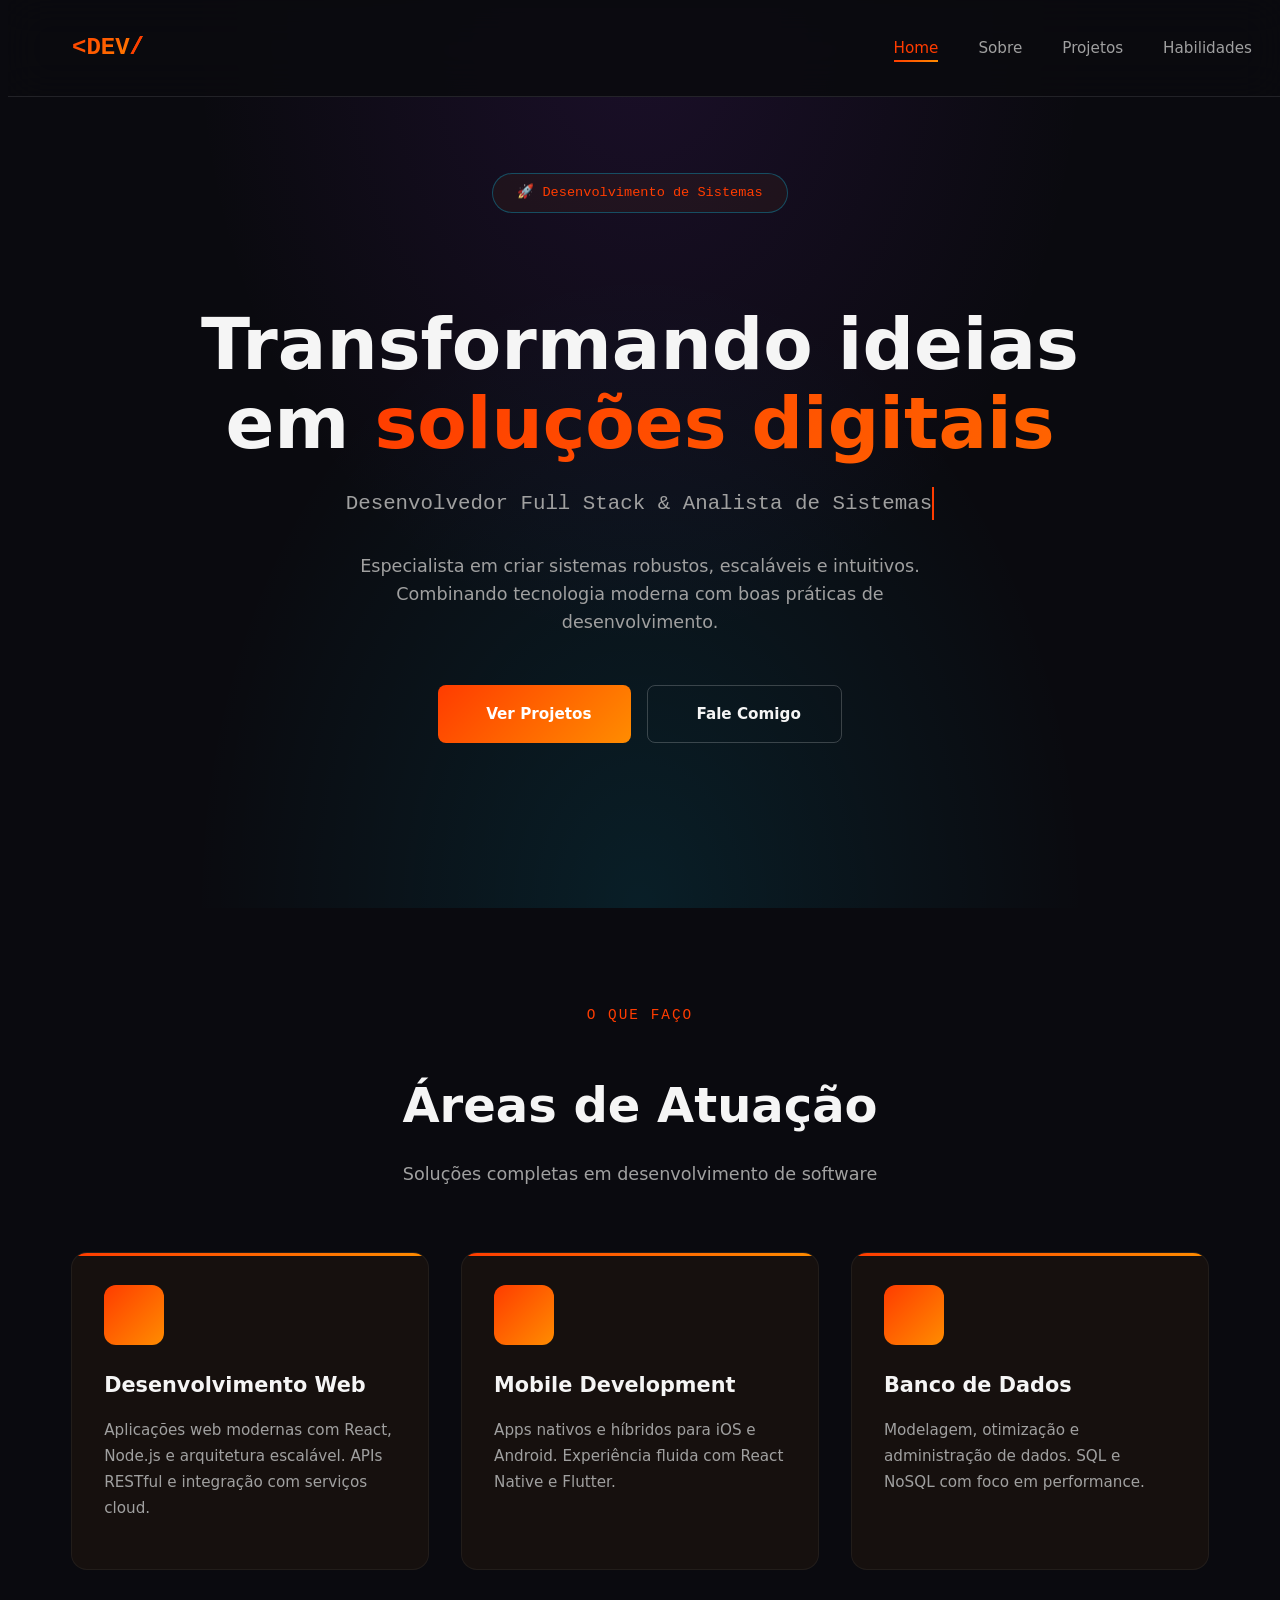
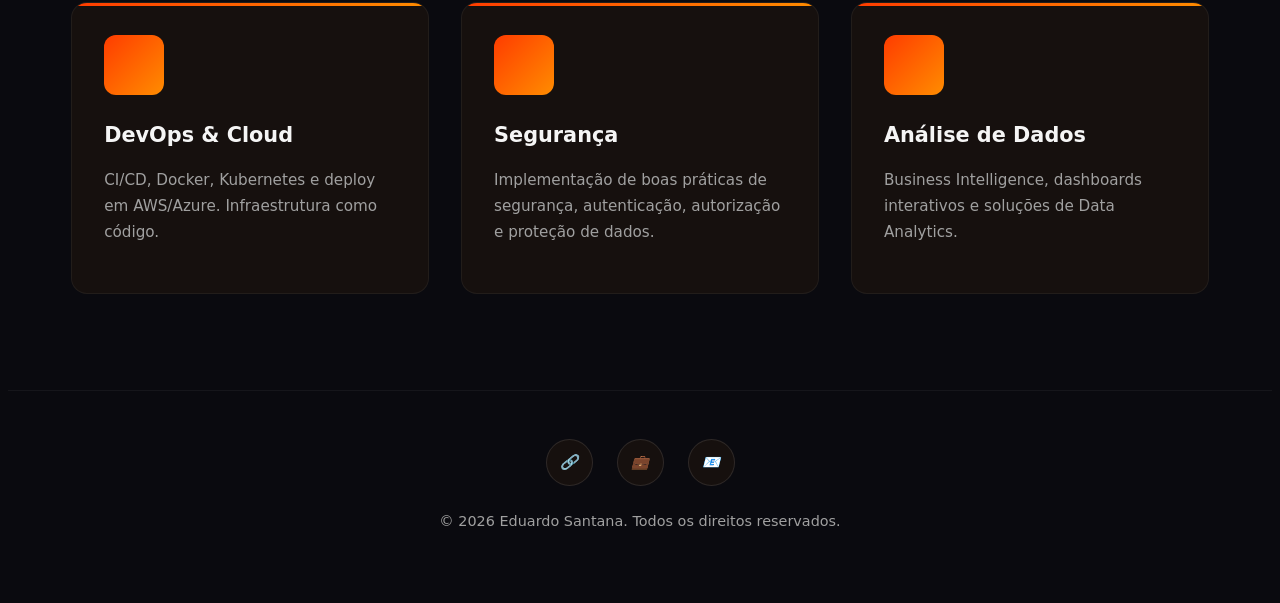
<file: index.html>
<html lang="pt-br">
<head>
<meta charset="UTF-8">
<title>DEV - SITE PESSOAL - EDUARDO SANTANA</title>
<link rel="stylesheet" href="css/style.css">
</head>
<body>
    <!--MENU DE NAVEGAÇÃO-->
    <nav class="navbar">
        <div class="logo">&lt;DEV<span>/</span></div>
        <ul class="nav-links">
            <li><a href="index.html" class="active">Home</a></li>
            <li><a href="sobre.html">Sobre</a></li>
            <li><a href="projetos.html">Projetos</a></li>
            <li><a href="habilidades.html">Habilidades</a></li>
            <li><a href="contato.html">Contato</a></li>
        </ul>
    </nav>
    <!--SECÇÃO HERO-->
    <section class="hero">
        <div class="hero-content">

        <span class="hero-badge">🚀 Desenvolvimento de Sistemas</span>
            <h1>Transformando ideias em <span class="highlight">soluções digitais</span></h1>
            <div class="typing-text">Desenvolvedor Full Stack & Analista de Sistemas</div>
            <p class="hero-description">
                Especialista em criar sistemas robustos, escaláveis e intuitivos. 
                Combinando tecnologia moderna com boas práticas de desenvolvimento.
            </p>
            <div class="cta-buttons">
                <a href="projetos.html" class="btn btn-primary">
                    <i class="fas fa-rocket"></i> Ver Projetos
                </a>
                <a href="contato.html" class="btn btn-secondary">
                    <i class="fas fa-envelope"></i> Fale Comigo
                </a>
            </div>
    </section>

    <!-- Serviços -->
    <section id="servicos">
        <div class="section-header">
            <span class="section-tag">O que faço</span>
            <h2 class="section-title">Áreas de Atuação</h2>
            <p class="section-subtitle">Soluções completas em desenvolvimento de software</p>
        </div>
        
        <div class="cards-grid">
            <div class="card">
                <div class="card-icon">
                    <i class="fas fa-laptop-code"></i>
                </div>
                <h3>Desenvolvimento Web</h3>
                <p>Aplicações web modernas com React, Node.js e arquitetura escalável. APIs RESTful e integração com serviços cloud.</p>
            </div>
            
            <div class="card">
                <div class="card-icon">
                    <i class="fas fa-mobile-alt"></i>
                </div>
                <h3>Mobile Development</h3>
                <p>Apps nativos e híbridos para iOS e Android. Experiência fluida com React Native e Flutter.</p>
            </div>
            
            <div class="card">
                <div class="card-icon">
                    <i class="fas fa-database"></i>
                </div>
                <h3>Banco de Dados</h3>
                <p>Modelagem, otimização e administração de dados. SQL e NoSQL com foco em performance.</p>
            </div>
            
            <div class="card">
                <div class="card-icon">
                    <i class="fas fa-cogs"></i>
                </div>
                <h3>DevOps & Cloud</h3>
                <p>CI/CD, Docker, Kubernetes e deploy em AWS/Azure. Infraestrutura como código.</p>
            </div>
            
            <div class="card">
                <div class="card-icon">
                    <i class="fas fa-shield-alt"></i>
                </div>
                <h3>Segurança</h3>
                <p>Implementação de boas práticas de segurança, autenticação, autorização e proteção de dados.</p>
            </div>
            
            <div class="card">
                <div class="card-icon">
                    <i class="fas fa-chart-line"></i>
                </div>
                <h3>Análise de Dados</h3>
                <p>Business Intelligence, dashboards interativos e soluções de Data Analytics.</p>
            </div>
        </div>
    </section>

    <!-- Footer -->
   <footer>
    <div class="footer-content">
        <div class="social-links">
            <a href="#"><i>🔗</i></a>
            <a href="#"><i>💼</i></a>
            <a href="#"><i>📧</i></a>
        </div>
        <p>© 2026 Eduardo Santana. Todos os direitos reservados.</p>
    </div>
</footer>
</html>
</file>
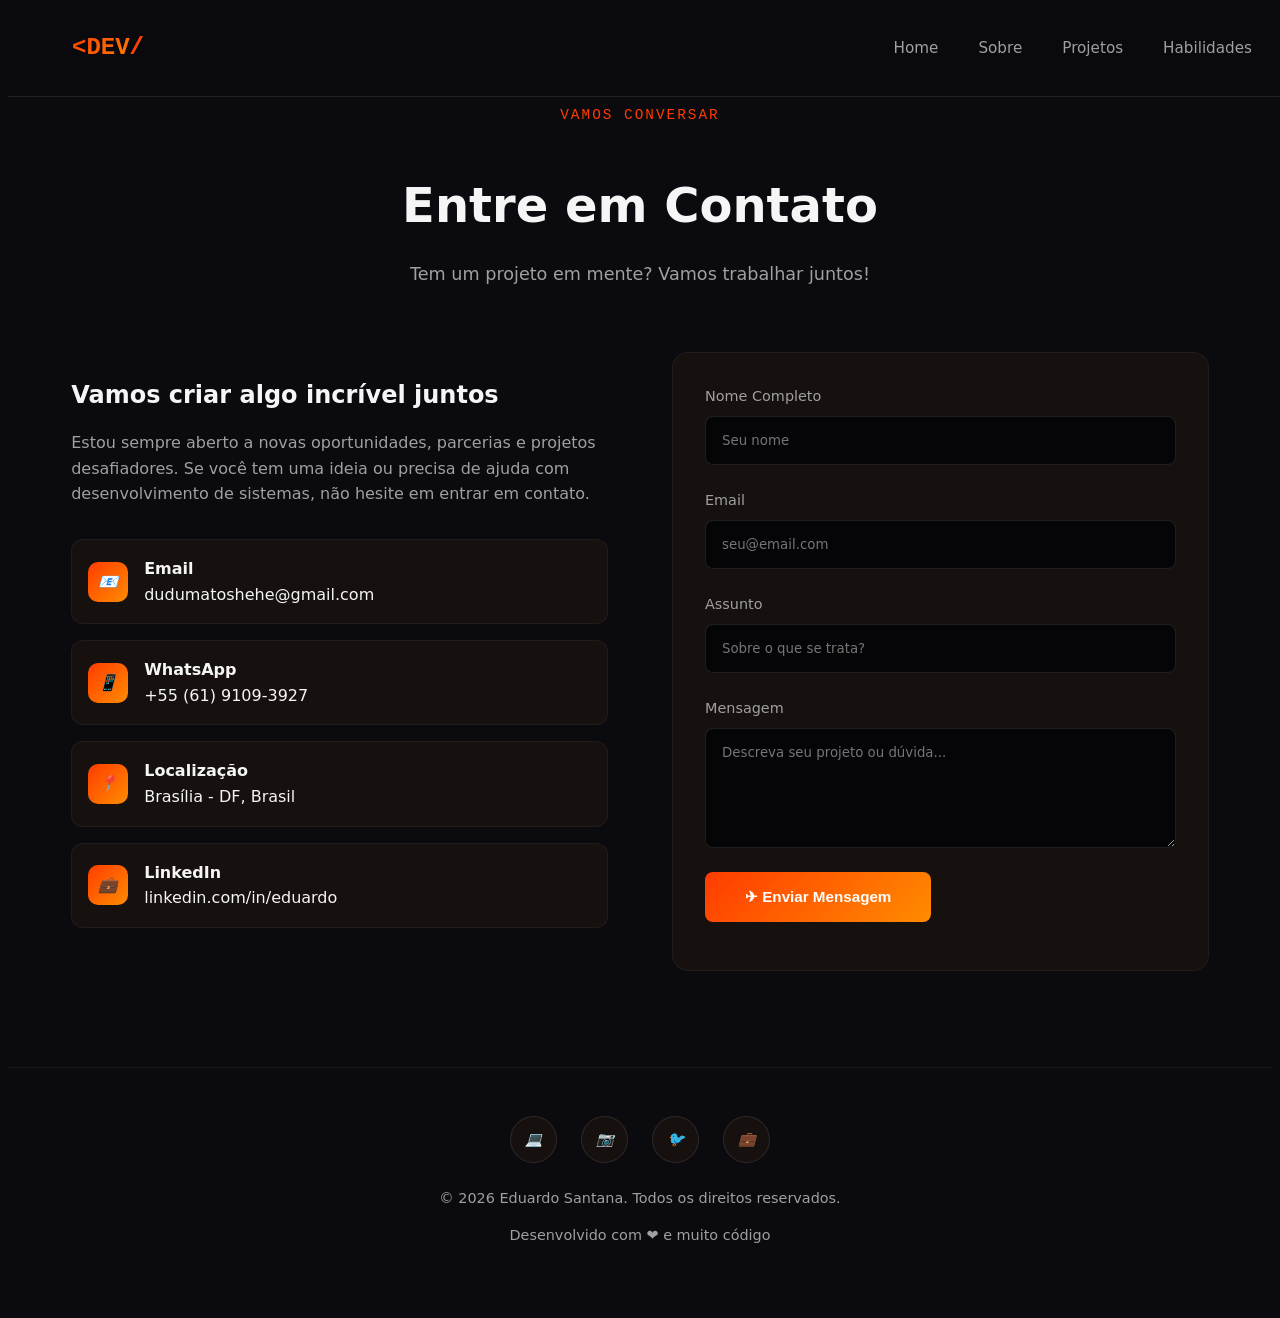
<file: contato.html>
<html lang="pt-br">
<head>
<meta charset="UTF-8">
<title>DEV - HABILIDADES - EDUARDO SANTANA</title>
<link rel="stylesheet" href="css/style.css">
</head>
<body>
    <!--MENU DE NAVEGAÇÃO-->
    <nav class="navbar">
        <div class="logo">&lt;DEV<span>/</span></div>
        <ul class="nav-links">
            <li><a href="index.html">Home</a></li>
            <li><a href="sobre.html">Sobre</a></li>
            <li><a href="projetos.html">Projetos</a></li>
            <li><a href="habilidades.html">Habilidades</a></li>
            <li><a href="contato.html" class="active">Contato</a></li>
        </ul>
    </nav>
    <!-- SEÇÃO CONTATO -->
<section class="contact">

    <div class="section-header">
        <span class="section-tag">VAMOS CONVERSAR</span>
        <h2 class="section-title">Entre em Contato</h2>
        <p class="section-subtitle">
            Tem um projeto em mente? Vamos trabalhar juntos!
        </p>
    </div>

    <div class="contact-container">

        <!-- LADO ESQUERDO -->
        <div class="contact-info">
            <h3>Vamos criar algo incrível juntos</h3>
            <p>
                Estou sempre aberto a novas oportunidades, parcerias e projetos desafiadores.
                Se você tem uma ideia ou precisa de ajuda com desenvolvimento de sistemas,
                não hesite em entrar em contato.
            </p>

            <div class="contact-links">

                <a href="#" class="contact-link">
                    <i>📧</i>
                    <div>
                        <strong>Email</strong><br>
                        dudumatoshehe@gmail.com
                    </div>
                </a>

                <a href="#" class="contact-link">
                    <i>📱</i>
                    <div>
                        <strong>WhatsApp</strong><br>
                        +55 (61) 9109-3927
                    </div>
                </a>

                <a href="#" class="contact-link">
                    <i>📍</i>
                    <div>
                        <strong>Localização</strong><br>
                        Brasília - DF, Brasil
                    </div>
                </a>

                <a href="#" class="contact-link">
                    <i>💼</i>
                    <div>
                        <strong>LinkedIn</strong><br>
                        linkedin.com/in/eduardo
                    </div>
                </a>

            </div>
        </div>

        <!-- FORMULÁRIO -->
        <div class="contact-form">
            <form>

                <div class="form-group">
                    <label>Nome Completo</label>
                    <input type="text" placeholder="Seu nome" required>
                </div>

                <div class="form-group">
                    <label>Email</label>
                    <input type="email" placeholder="seu@email.com" required>
                </div>

                <div class="form-group">
                    <label>Assunto</label>
                    <input type="text" placeholder="Sobre o que se trata?" required>
                </div>

                <div class="form-group">
                    <label>Mensagem</label>
                    <textarea placeholder="Descreva seu projeto ou dúvida..." required></textarea>
                </div>

                <button type="submit" class="btn btn-primary">
                    ✈ Enviar Mensagem
                </button>

            </form>
        </div>

    </div>

</section>

<!-- FOOTER -->
<footer>
    <div class="footer-content">

        <div class="social-links">
            <a href="#"><i>💻</i></a>
            <a href="#"><i>📷</i></a>
            <a href="#"><i>🐦</i></a>
            <a href="#"><i>💼</i></a>
        </div>

        <p>© 2026 Eduardo Santana. Todos os direitos reservados.</p>
        <p>Desenvolvido com ❤️ e muito código</p>

    </div>
</footer>
</file>
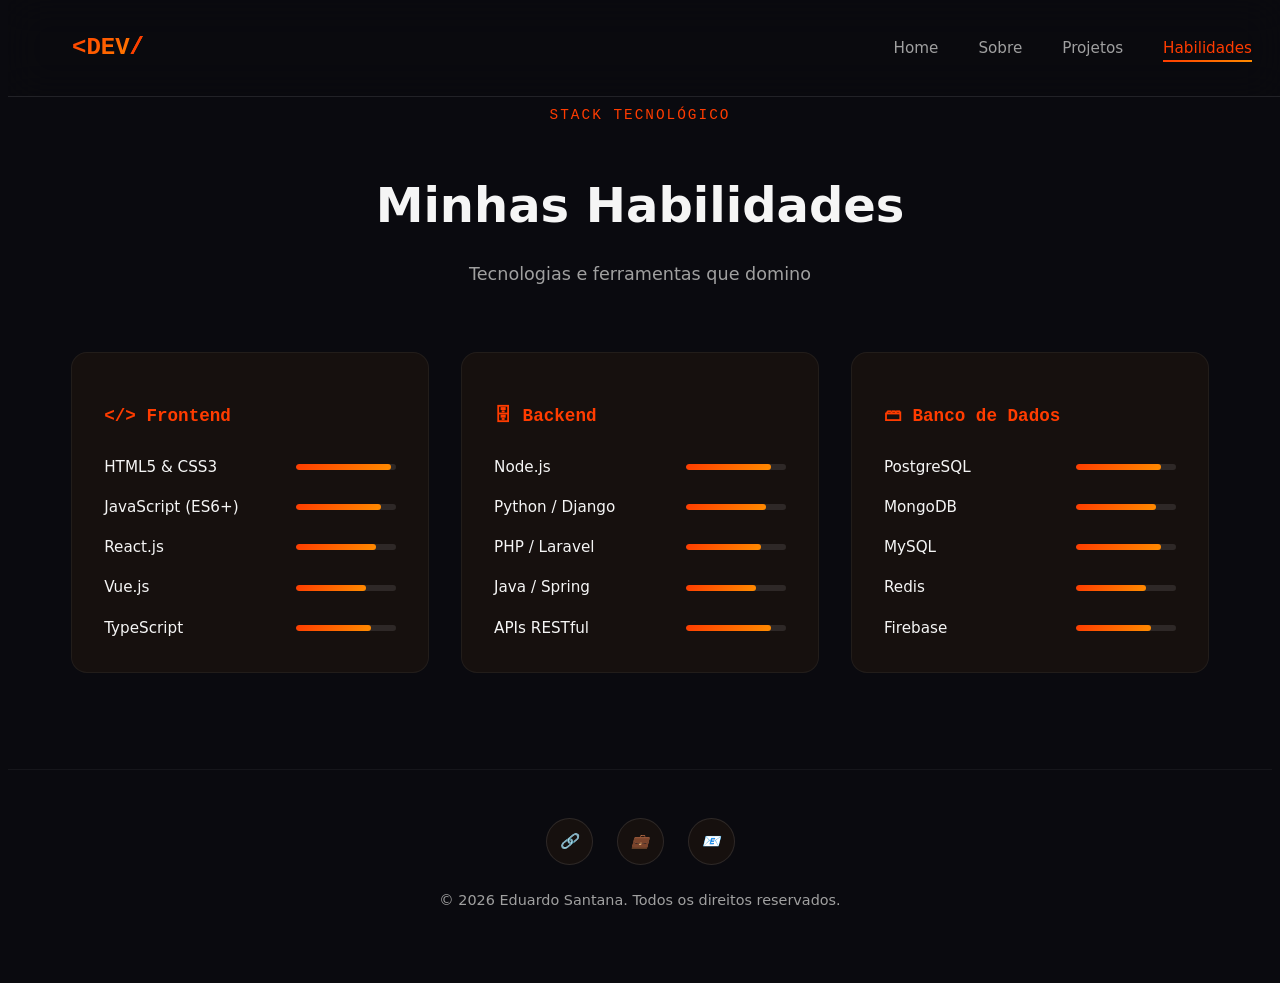
<file: habilidades.html>
<html lang="pt-br">
<head>
<meta charset="UTF-8">
<title>DEV - HABILIDADES - EDUARDO SANTANA</title>
<link rel="stylesheet" href="css/style.css">
</head>
<body>
    <!--MENU DE NAVEGAÇÃO-->
    <nav class="navbar">
        <div class="logo">&lt;DEV<span>/</span></div>
        <ul class="nav-links">
            <li><a href="index.html">Home</a></li>
            <li><a href="sobre.html">Sobre</a></li>
            <li><a href="projetos.html">Projetos</a></li>
            <li><a href="habilidades.html" class="active">Habilidades</a></li>
            <li><a href="contato.html">Contato</a></li>
        </ul>
    </nav>
    <!-- SEÇÃO HABILIDADES -->
<section class="skills">
    <div class="section-header">
        <span class="section-tag">STACK TECNOLÓGICO</span>
        <h2 class="section-title">Minhas Habilidades</h2>
        <p class="section-subtitle">
            Tecnologias e ferramentas que domino
        </p>
    </div>

    <div class="skills-container">

        <!-- FRONTEND -->
        <div class="skill-category">
            <h3>&lt;/&gt; Frontend</h3>
            <div class="skill-list">

                <div class="skill-item">
                    <span class="skill-name">HTML5 & CSS3</span>
                    <div class="skill-bar">
                        <div class="skill-progress" style="width: 95%;"></div>
                    </div>
                </div>

                <div class="skill-item">
                    <span class="skill-name">JavaScript (ES6+)</span>
                    <div class="skill-bar">
                        <div class="skill-progress" style="width: 85%;"></div>
                    </div>
                </div>

                <div class="skill-item">
                    <span class="skill-name">React.js</span>
                    <div class="skill-bar">
                        <div class="skill-progress" style="width: 80%;"></div>
                    </div>
                </div>

                <div class="skill-item">
                    <span class="skill-name">Vue.js</span>
                    <div class="skill-bar">
                        <div class="skill-progress" style="width: 70%;"></div>
                    </div>
                </div>

                <div class="skill-item">
                    <span class="skill-name">TypeScript</span>
                    <div class="skill-bar">
                        <div class="skill-progress" style="width: 75%;"></div>
                    </div>
                </div>

            </div>
        </div>

        <!-- BACKEND -->
        <div class="skill-category">
            <h3>🗄 Backend</h3>
            <div class="skill-list">

                <div class="skill-item">
                    <span class="skill-name">Node.js</span>
                    <div class="skill-bar">
                        <div class="skill-progress" style="width: 85%;"></div>
                    </div>
                </div>

                <div class="skill-item">
                    <span class="skill-name">Python / Django</span>
                    <div class="skill-bar">
                        <div class="skill-progress" style="width: 80%;"></div>
                    </div>
                </div>

                <div class="skill-item">
                    <span class="skill-name">PHP / Laravel</span>
                    <div class="skill-bar">
                        <div class="skill-progress" style="width: 75%;"></div>
                    </div>
                </div>

                <div class="skill-item">
                    <span class="skill-name">Java / Spring</span>
                    <div class="skill-bar">
                        <div class="skill-progress" style="width: 70%;"></div>
                    </div>
                </div>

                <div class="skill-item">
                    <span class="skill-name">APIs RESTful</span>
                    <div class="skill-bar">
                        <div class="skill-progress" style="width: 85%;"></div>
                    </div>
                </div>

            </div>
        </div>

        <!-- BANCO DE DADOS -->
        <div class="skill-category">
            <h3>🗃 Banco de Dados</h3>
            <div class="skill-list">

                <div class="skill-item">
                    <span class="skill-name">PostgreSQL</span>
                    <div class="skill-bar">
                        <div class="skill-progress" style="width: 85%;"></div>
                    </div>
                </div>

                <div class="skill-item">
                    <span class="skill-name">MongoDB</span>
                    <div class="skill-bar">
                        <div class="skill-progress" style="width: 80%;"></div>
                    </div>
                </div>

                <div class="skill-item">
                    <span class="skill-name">MySQL</span>
                    <div class="skill-bar">
                        <div class="skill-progress" style="width: 85%;"></div>
                    </div>
                </div>

                <div class="skill-item">
                    <span class="skill-name">Redis</span>
                    <div class="skill-bar">
                        <div class="skill-progress" style="width: 70%;"></div>
                    </div>
                </div>

                <div class="skill-item">
                    <span class="skill-name">Firebase</span>
                    <div class="skill-bar">
                        <div class="skill-progress" style="width: 75%;"></div>
                    </div>
                </div>

            </div>
        </div>

    </div>
</section>

<!-- FOOTER -->
<footer>
    <div class="footer-content">
        <div class="social-links">
            <a href="#"><i>🔗</i></a>
            <a href="#"><i>💼</i></a>
            <a href="#"><i>📧</i></a>
        </div>
        <p>© 2026 Eduardo Santana. Todos os direitos reservados.</p>
    </div>
</footer>
</html>
</file>
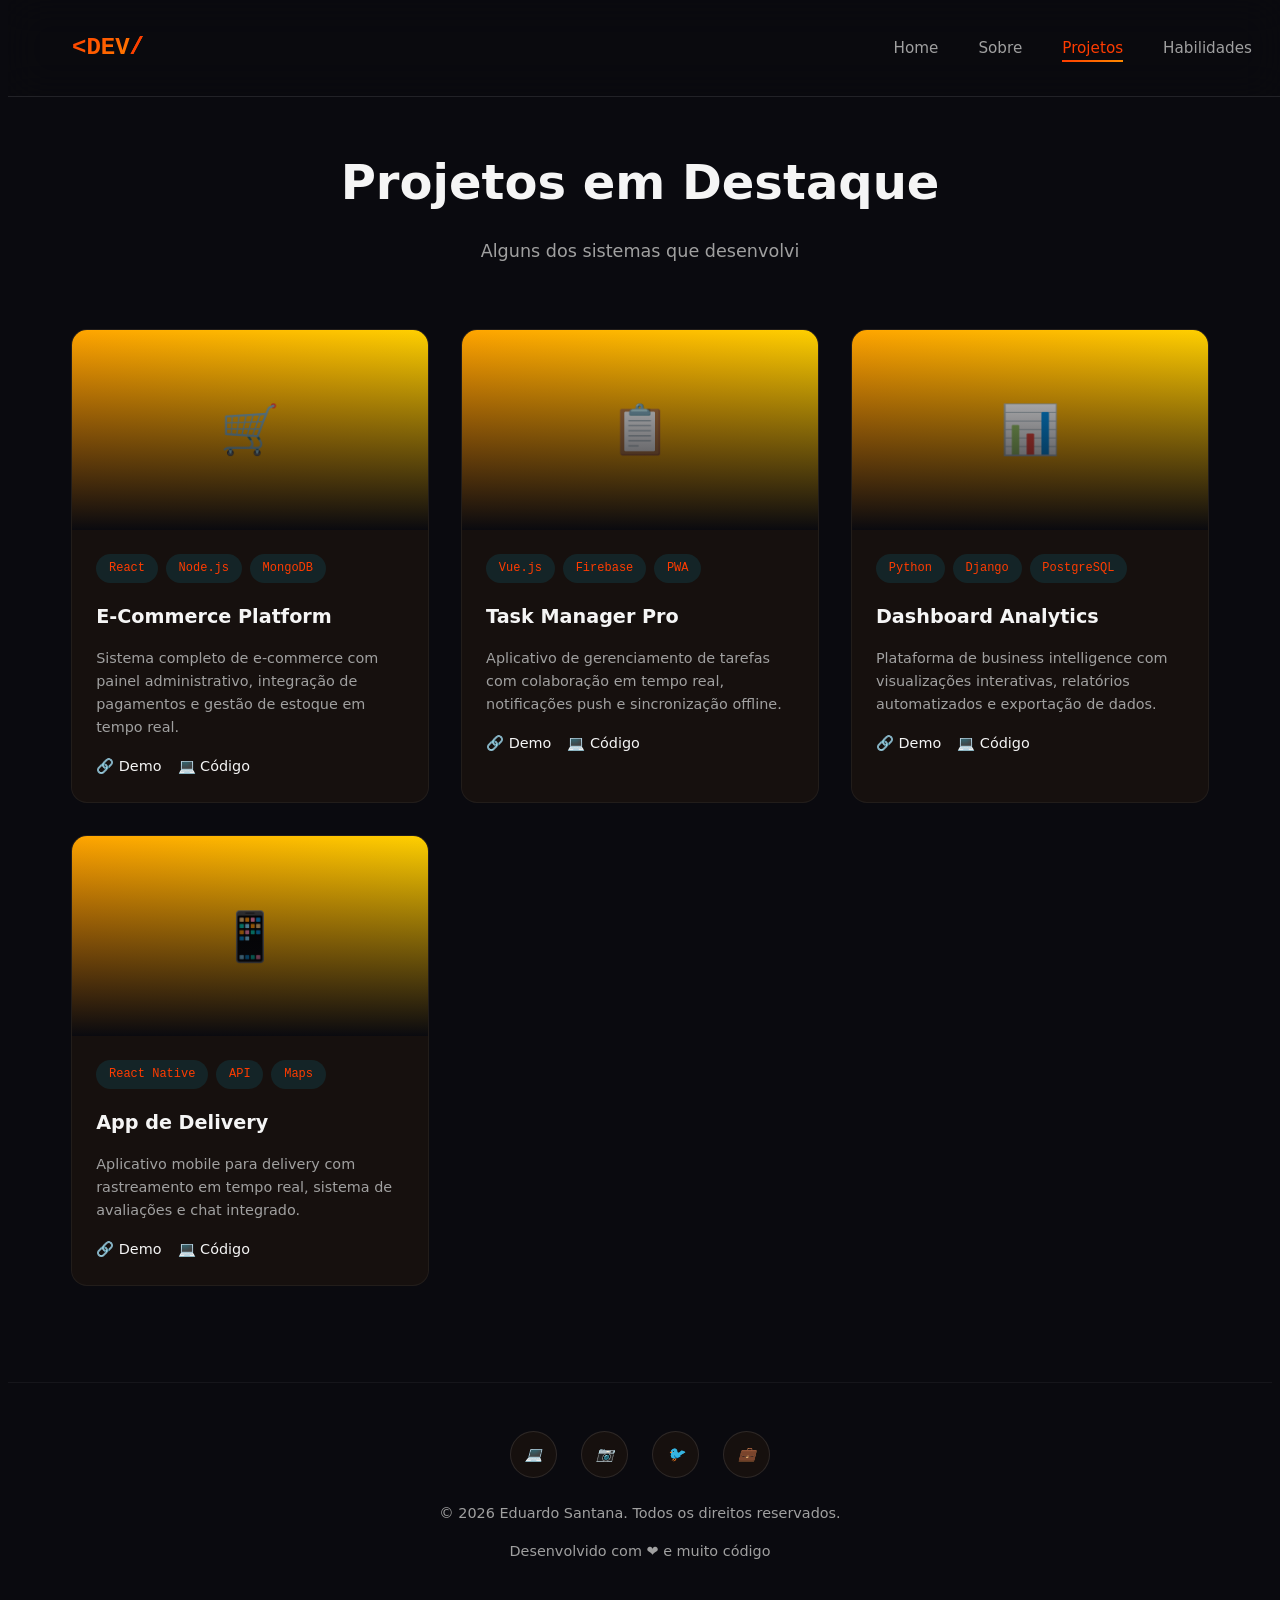
<file: projetos.html>
<html lang="pt-br">
<head>
<meta charset="UTF-8">
<title>DEV - PROJETOS - EDUARDO SANTANA</title>
<link rel="stylesheet" href="css/style.css">
</head>
<body>
    <!--MENU DE NAVEGAÇÃO-->
    <nav class="navbar">
        <div class="logo">&lt;DEV<span>/</span></div>
        <ul class="nav-links">
            <li><a href="index.html">Home</a></li>
            <li><a href="sobre.html">Sobre</a></li>
            <li><a href="projetos.html" class="active">Projetos</a></li>
            <li><a href="habilidades.html">Habilidades</a></li>
            <li><a href="contato.html">Contato</a></li>
        </ul>
    </nav>
    <!-- SEÇÃO PROJETOS -->
<section class="projects">

    <div class="section-header">
        <h2 class="section-title">Projetos em Destaque</h2>
        <p class="section-subtitle">
            Alguns dos sistemas que desenvolvi
        </p>
    </div>

    <div class="projects-grid">

        <!-- PROJETO 1 -->
        <div class="project-card">
            <div class="project-image">🛒</div>

            <div class="project-content">
                <div class="project-tags">
                    <span class="tag">React</span>
                    <span class="tag">Node.js</span>
                    <span class="tag">MongoDB</span>
                </div>

                <h3>E-Commerce Platform</h3>
                <p>
                    Sistema completo de e-commerce com painel administrativo,
                    integração de pagamentos e gestão de estoque em tempo real.
                </p>

                <div class="project-links">
                    <a href="#">🔗 Demo</a>
                    <a href="#">💻 Código</a>
                </div>
            </div>
        </div>

        <!-- PROJETO 2 -->
        <div class="project-card">
            <div class="project-image">📋</div>

            <div class="project-content">
                <div class="project-tags">
                    <span class="tag">Vue.js</span>
                    <span class="tag">Firebase</span>
                    <span class="tag">PWA</span>
                </div>

                <h3>Task Manager Pro</h3>
                <p>
                    Aplicativo de gerenciamento de tarefas com colaboração em tempo real,
                    notificações push e sincronização offline.
                </p>

                <div class="project-links">
                    <a href="#">🔗 Demo</a>
                    <a href="#">💻 Código</a>
                </div>
            </div>
        </div>

        <!-- PROJETO 3 -->
        <div class="project-card">
            <div class="project-image">📊</div>

            <div class="project-content">
                <div class="project-tags">
                    <span class="tag">Python</span>
                    <span class="tag">Django</span>
                    <span class="tag">PostgreSQL</span>
                </div>

                <h3>Dashboard Analytics</h3>
                <p>
                    Plataforma de business intelligence com visualizações interativas,
                    relatórios automatizados e exportação de dados.
                </p>

                <div class="project-links">
                    <a href="#">🔗 Demo</a>
                    <a href="#">💻 Código</a>
                </div>
            </div>
        </div>

        <!-- PROJETO 4 -->
        <div class="project-card">
            <div class="project-image">📱</div>

            <div class="project-content">
                <div class="project-tags">
                    <span class="tag">React Native</span>
                    <span class="tag">API</span>
                    <span class="tag">Maps</span>
                </div>

                <h3>App de Delivery</h3>
                <p>
                    Aplicativo mobile para delivery com rastreamento em tempo real,
                    sistema de avaliações e chat integrado.
                </p>

                <div class="project-links">
                    <a href="#">🔗 Demo</a>
                    <a href="#">💻 Código</a>
                </div>
            </div>
        </div>

    </div>

</section>

<!-- FOOTER -->
<footer>
    <div class="footer-content">

        <div class="social-links">
            <a href="#"><i>💻</i></a>
            <a href="#"><i>📷</i></a>
            <a href="#"><i>🐦</i></a>
            <a href="#"><i>💼</i></a>
        </div>

        <p>© 2026 Eduardo Santana. Todos os direitos reservados.</p>
        <p>Desenvolvido com ❤️ e muito código</p>

    </div>
</footer>
</file>
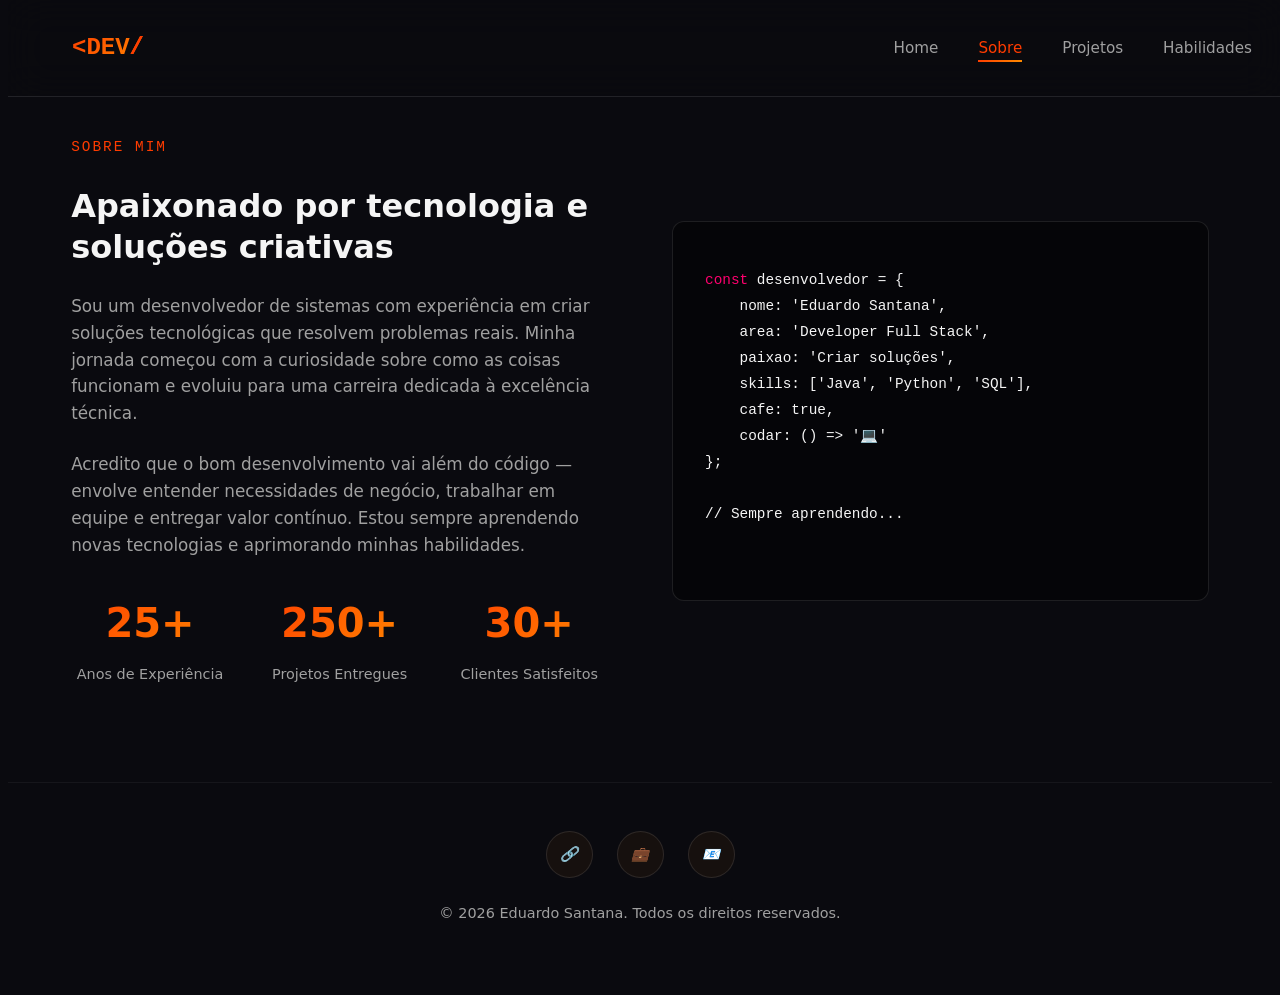
<file: sobre.html>
<html lang="pt-br">
<head>
<meta charset="UTF-8">
<title>DEV - SITE PESSOAL - EDUARDO SANTANA</title>
<link rel="stylesheet" href="css/style.css">
</head>
<body>
    <!--MENU DE NAVEGAÇÃO-->
    <nav class="navbar">
        <div class="logo">&lt;DEV<span>/</span></div>
        <ul class="nav-links">
            <li><a href="index.html">Home</a></li>
            <li><a href="sobre.html" class="active">Sobre</a></li>
            <li><a href="projetos.html">Projetos</a></li>
            <li><a href="habilidades.html">Habilidades</a></li>
            <li><a href="contato.html">Contato</a></li>
        </ul>
    </nav>
    <section style="padding-top: 8rem;">
    <div class="about-content">

        <!-- TEXTO -->
        <div class="about-text">
            <span class="section-tag">Sobre Mim</span>
            <h2>Apaixonado por tecnologia e soluções criativas</h2>

            <p>
                Sou um desenvolvedor de sistemas com experiência em criar soluções tecnológicas que resolvem problemas reais.
                Minha jornada começou com a curiosidade sobre como as coisas funcionam e evoluiu para uma carreira dedicada à excelência técnica.
            </p>

            <p>
                Acredito que o bom desenvolvimento vai além do código — envolve entender necessidades de negócio,
                trabalhar em equipe e entregar valor contínuo. Estou sempre aprendendo novas tecnologias e aprimorando minhas habilidades.
            </p>

            <!-- ESTATÍSTICAS -->
            <div class="stats">
                <div class="stat-item">
                    <div class="stat-number">25+</div>
                    <div class="stat-label">Anos de Experiência</div>
                </div>

                <div class="stat-item">
                    <div class="stat-number">250+</div>
                    <div class="stat-label">Projetos Entregues</div>
                </div>

                <div class="stat-item">
                    <div class="stat-number">30+</div>
                    <div class="stat-label">Clientes Satisfeitos</div>
                </div>
            </div>
        </div>

        <!-- BLOCO DE CÓDIGO -->
        <div class="about-image">
            <div class="code-block">
                <pre>
<span class="code-keyword">const</span> desenvolvedor = {
    nome: 'Eduardo Santana',
    area: 'Developer Full Stack',
    paixao: 'Criar soluções',
    skills: ['Java', 'Python', 'SQL'],
    cafe: true,
    codar: () => '💻'
};

// Sempre aprendendo...
                </pre>
            </div>
        </div>

    </div>
</section>
 <footer>
    <div class="footer-content">
        <div class="social-links">
            <a href="#"><i>🔗</i></a>
            <a href="#"><i>💼</i></a>
            <a href="#"><i>📧</i></a>
        </div>
        <p>© 2026 Eduardo Santana. Todos os direitos reservados.</p>
    </div>
</footer>
</file>
<file: css/style.css>
transform: scaleX(0);
    transform-origin: left;/* ============================================
   RESET E CONFIGURAÇÕES GLOBAIS
   ============================================ */
* {
    margin: 0;
    padding: 0;
    box-sizing: border-box;
}

:root {
    /* Cores principais - Tema Quente */
    --primary: #ff3c00;   /* vermelho */
    --secondary: #ff8c00; /* laranja */
    --accent: #ffd000;    /* amarelo */

    --dark: #0a0a0f;
    --darker: #050508;
    --light: #f5f5f5;
    --gray: #a0a0a0;

    --card-bg: rgba(255, 140, 0, 0.05);
    
    /* Gradientes quentes */
    --gradient-1: linear-gradient(135deg, #ff3c00 0%, #ff8c00 100%);
    --gradient-2: linear-gradient(45deg, #ff8c00 0%, #ffd000 100%);
    
    /* Fontes (não muda) */
    --font-main: 'Segoe UI', system-ui, -apple-system, sans-serif;
    --font-mono: 'Fira Code', 'Consolas', monospace;
    
    /* Animações (não muda) */
    --transition: all 0.3s cubic-bezier(0.4, 0, 0.2, 1);
}
    /* Gradientes */
    --gradient-1: linear-gradient(135deg, #00d4ff 0%, #7b2cbf 100%);
    --gradient-2: linear-gradient(45deg, #ff006e 0%, #8338ec 100%);
    
    /* Fontes */
    --font-main: 'Segoe UI', system-ui, -apple-system, sans-serif;
    --font-mono: 'Fira Code', 'Consolas', monospace;
    
    /* Animações */
    --transition: all 0.3s cubic-bezier(0.4, 0, 0.2, 1);
}

html {
    scroll-behavior: smooth;
}

body {
    font-family: var(--font-main);
    background-color: var(--dark);
    color: var(--light);
    line-height: 1.6;
    overflow-x: hidden;
}

/* ============================================
   ANIMAÇÕES
   ============================================ */
@keyframes fadeInUp {
    from {
        opacity: 0;
        transform: translateY(30px);
    }
    to {
        opacity: 1;
        transform: translateY(0);
    }
}

@keyframes pulse {
    0%, 100% { opacity: 1; }
    50% { opacity: 0.5; }
}

@keyframes float {
    0%, 100% { transform: translateY(0); }
    50% { transform: translateY(-10px); }
}

@keyframes gradientShift {
    0% { background-position: 0% 50%; }
    50% { background-position: 100% 50%; }
    100% { background-position: 0% 50%; }
}

@keyframes typing {
    from { width: 0; }
    to { width: 100%; }
}

@keyframes blink {
    50% { border-color: transparent; }
}

/* ============================================
   NAVEGAÇÃO
   ============================================ */
.navbar {
    position: fixed;
    top: 0;
    width: 100%;
    padding: 1.2rem 5%;
    background: rgba(10, 10, 15, 0.9);
    backdrop-filter: blur(20px);
    border-bottom: 1px solid rgba(255, 255, 255, 0.1);
    z-index: 1000;
    display: flex;
    justify-content: space-between;
    align-items: center;
    transition: var(--transition);
}

.logo {
    font-size: 1.5rem;
    font-weight: 700;
    background: var(--gradient-1);
    -webkit-background-clip: text;
    -webkit-text-fill-color: transparent;
    background-clip: text;
    font-family: var(--font-mono);
}

.logo span {
    color: var(--primary);
    -webkit-text-fill-color: var(--primary);
}

.nav-links {
    display: flex;
    list-style: none;
    gap: 2.5rem;
}

.nav-links a {
    color: var(--gray);
    text-decoration: none;
    font-weight: 500;
    font-size: 0.95rem;
    position: relative;
    transition: var(--transition);
}

.nav-links a::after {
    content: '';
    position: absolute;
    bottom: -5px;
    left: 0;
    width: 0;
    height: 2px;
    background: var(--gradient-1);
    transition: var(--transition);
}

.nav-links a:hover,
.nav-links a.active {
    color: var(--primary);
}

.nav-links a:hover::after,
.nav-links a.active::after {
    width: 100%;
}

/* ============================================
   HERO SECTION
   ============================================ */
.hero {
    min-height: 100vh;
    display: flex;
    align-items: center;
    justify-content: center;
    padding: 0 5%;
    position: relative;
    background: 
        radial-gradient(ellipse at top, rgba(123, 44, 191, 0.15) 0%, transparent 50%),
        radial-gradient(ellipse at bottom, rgba(0, 212, 255, 0.1) 0%, transparent 50%);
}

.hero-content {
    text-align: center;
    max-width: 900px;
    animation: fadeInUp 1s ease-out;
}

.hero-badge {
    display: inline-block;
    padding: 0.5rem 1.5rem;
    background: var(--card-bg);
    border: 1px solid rgba(0, 212, 255, 0.3);
    border-radius: 50px;
    color: var(--primary);
    font-family: var(--font-mono);
    font-size: 0.85rem;
    margin-bottom: 2rem;
    animation: pulse 2s infinite;
}

.hero h1 {
    font-size: clamp(2.5rem, 6vw, 4.5rem);
    font-weight: 800;
    margin-bottom: 1.5rem;
    line-height: 1.1;
}

.hero h1 .highlight {
    background: var(--gradient-1);
    background-size: 200% 200%;
    -webkit-background-clip: text;
    -webkit-text-fill-color: transparent;
    background-clip: text;
    animation: gradientShift 3s ease infinite;
}

.typing-text {
    font-family: var(--font-mono);
    font-size: 1.3rem;
    color: var(--gray);
    margin-bottom: 2rem;
    border-right: 2px solid var(--primary);
    white-space: nowrap;
    overflow: hidden;
    display: inline-block;
    animation: typing 3.5s steps(40, end), blink 0.75s step-end infinite;
}

.hero-description {
    font-size: 1.1rem;
    color: var(--gray);
    max-width: 600px;
    margin: 0 auto 3rem;
}

.cta-buttons {
    display: flex;
    gap: 1rem;
    justify-content: center;
    flex-wrap: wrap;
}

/* ============================================
   BOTÕES
   ============================================ */
.btn {
    padding: 1rem 2.5rem;
    border-radius: 8px;
    font-weight: 600;
    text-decoration: none;
    transition: var(--transition);
    display: inline-flex;
    align-items: center;
    gap: 0.5rem;
    font-size: 0.95rem;
}

.btn-primary {
    background: var(--gradient-1);
    color: white;
    border: none;
    position: relative;
    overflow: hidden;
}

.btn-primary::before {
    content: '';
    position: absolute;
    top: 0;
    left: -100%;
    width: 100%;
    height: 100%;
    background: linear-gradient(90deg, transparent, rgba(255,255,255,0.2), transparent);
    transition: var(--transition);
}

.btn-primary:hover::before {
    left: 100%;
}

.btn-primary:hover {
    transform: translateY(-3px);
    box-shadow: 0 10px 30px rgba(0, 212, 255, 0.3);
}

.btn-secondary {
    background: transparent;
    color: var(--light);
    border: 1px solid rgba(255, 255, 255, 0.2);
}

.btn-secondary:hover {
    border-color: var(--primary);
    color: var(--primary);
    transform: translateY(-3px);
}

/* ============================================
   SEÇÕES COMUNS
   ============================================ */
section {
    padding: 6rem 5%;
    max-width: 1200px;
    margin: 0 auto;
}

.section-header {
    text-align: center;
    margin-bottom: 4rem;
}

.section-tag {
    color: var(--primary);
    font-family: var(--font-mono);
    font-size: 0.9rem;
    text-transform: uppercase;
    letter-spacing: 2px;
    margin-bottom: 1rem;
    display: block;
}

.section-title {
    font-size: clamp(2rem, 4vw, 3rem);
    font-weight: 700;
    margin-bottom: 1rem;
}

.section-subtitle {
    color: var(--gray);
    font-size: 1.1rem;
    max-width: 600px;
    margin: 0 auto;
}

/* ============================================
   CARDS
   ============================================ */
.cards-grid {
    display: grid;
    grid-template-columns: repeat(auto-fit, minmax(300px, 1fr));
    gap: 2rem;
}

.card {
    background: var(--card-bg);
    border: 1px solid rgba(255, 255, 255, 0.05);
    border-radius: 16px;
    padding: 2rem;
    transition: var(--transition);
    position: relative;
    overflow: hidden;
}

.card::before {
    content: '';
    position: absolute;
    top: 0;
    left: 0;
    width: 100%;
    height: 3px;
    background: var(--gradient-1);
    transition: var(--transition);
}

.card:hover {
    transform: translateY(-5px);
    border-color: rgba(0, 212, 255, 0.2);
    box-shadow: 0 20px 40px rgba(0, 0, 0, 0.3);
}

.card:hover::before {
    transform: scaleX(1);
}

.card-icon {
    width: 60px;
    height: 60px;
    background: var(--gradient-1);
    border-radius: 12px;
    display: flex;
    align-items: center;
    justify-content: center;
    font-size: 1.5rem;
    margin-bottom: 1.5rem;
}

.card h3 {
    font-size: 1.3rem;
    margin-bottom: 1rem;
    color: var(--light);
}

.card p {
    color: var(--gray);
    font-size: 0.95rem;
    line-height: 1.7;
}

/* ============================================
   HABILIDADES
   ============================================ */
.skills-container {
    display: grid;
    grid-template-columns: repeat(auto-fit, minmax(250px, 1fr));
    gap: 2rem;
}

.skill-category {
    background: var(--card-bg);
    border-radius: 16px;
    padding: 2rem;
    border: 1px solid rgba(255, 255, 255, 0.05);
}

.skill-category h3 {
    color: var(--primary);
    font-family: var(--font-mono);
    font-size: 1.1rem;
    margin-bottom: 1.5rem;
    display: flex;
    align-items: center;
    gap: 0.5rem;
}

.skill-list {
    display: flex;
    flex-direction: column;
    gap: 1rem;
}

.skill-item {
    display: flex;
    justify-content: space-between;
    align-items: center;
}

.skill-name {
    color: var(--light);
    font-size: 0.95rem;
}

.skill-bar {
    width: 100px;
    height: 6px;
    background: rgba(255, 255, 255, 0.1);
    border-radius: 3px;
    overflow: hidden;
}

.skill-progress {
    height: 100%;
    background: var(--gradient-1);
    border-radius: 3px;
    transition: width 1s ease;
}

/* ============================================
   PROJETOS
   ============================================ */
.projects-grid {
    display: grid;
    grid-template-columns: repeat(auto-fit, minmax(350px, 1fr));
    gap: 2rem;
}

.project-card {
    background: var(--card-bg);
    border-radius: 16px;
    overflow: hidden;
    border: 1px solid rgba(255, 255, 255, 0.05);
    transition: var(--transition);
}

.project-card:hover {
    transform: translateY(-10px);
    box-shadow: 0 30px 60px rgba(0, 0, 0, 0.4);
}

.project-image {
    height: 200px;
    background: var(--gradient-2);
    display: flex;
    align-items: center;
    justify-content: center;
    font-size: 3rem;
    position: relative;
    overflow: hidden;
}

.project-image::after {
    content: '';
    position: absolute;
    top: 0;
    left: 0;
    width: 100%;
    height: 100%;
    background: linear-gradient(to bottom, transparent 0%, var(--dark) 100%);
}

.project-content {
    padding: 1.5rem;
}

.project-tags {
    display: flex;
    gap: 0.5rem;
    flex-wrap: wrap;
    margin-bottom: 1rem;
}

.tag {
    padding: 0.3rem 0.8rem;
    background: rgba(0, 212, 255, 0.1);
    color: var(--primary);
    border-radius: 20px;
    font-size: 0.75rem;
    font-family: var(--font-mono);
}

.project-content h3 {
    font-size: 1.2rem;
    margin-bottom: 0.5rem;
}

.project-content p {
    color: var(--gray);
    font-size: 0.9rem;
    margin-bottom: 1rem;
}

.project-links {
    display: flex;
    gap: 1rem;
}

.project-links a {
    color: var(--light);
    text-decoration: none;
    font-size: 0.9rem;
    display: flex;
    align-items: center;
    gap: 0.3rem;
    transition: var(--transition);
}

.project-links a:hover {
    color: var(--primary);
}

/* ============================================
   SOBRE / TIMELINE
   ============================================ */
.about-content {
    display: grid;
    grid-template-columns: 1fr 1fr;
    gap: 4rem;
    align-items: center;
}

.about-text {
    animation: fadeInUp 1s ease-out;
}

.about-text h2 {
    font-size: 2rem;
    margin-bottom: 1.5rem;
    line-height: 1.3;
}

.about-text p {
    color: var(--gray);
    margin-bottom: 1.5rem;
    font-size: 1.05rem;
}

.stats {
    display: grid;
    grid-template-columns: repeat(3, 1fr);
    gap: 2rem;
    margin-top: 2rem;
}

.stat-item {
    text-align: center;
}

.stat-number {
    font-size: 2.5rem;
    font-weight: 700;
    background: var(--gradient-1);
    -webkit-background-clip: text;
    -webkit-text-fill-color: transparent;
    background-clip: text;
}

.stat-label {
    color: var(--gray);
    font-size: 0.9rem;
    margin-top: 0.5rem;
}

.about-image {
    position: relative;
    animation: float 6s ease-in-out infinite;
}

.code-block {
    background: var(--darker);
    border-radius: 12px;
    padding: 2rem;
    border: 1px solid rgba(255, 255, 255, 0.1);
    font-family: var(--font-mono);
    font-size: 0.9rem;
    line-height: 1.8;
}

.code-line {
    display: block;
}

.code-keyword { color: #ff006e; }
.code-function { color: #00d4ff; }
.code-string { color: #7ee787; }
.code-comment { color: var(--gray); }

/* ============================================
   CONTATO
   ============================================ */
.contact-container {
    display: grid;
    grid-template-columns: 1fr 1fr;
    gap: 4rem;
}

.contact-info h3 {
    font-size: 1.5rem;
    margin-bottom: 1rem;
}

.contact-info p {
    color: var(--gray);
    margin-bottom: 2rem;
}

.contact-links {
    display: flex;
    flex-direction: column;
    gap: 1rem;
}

.contact-link {
    display: flex;
    align-items: center;
    gap: 1rem;
    padding: 1rem;
    background: var(--card-bg);
    border-radius: 12px;
    text-decoration: none;
    color: var(--light);
    transition: var(--transition);
    border: 1px solid rgba(255, 255, 255, 0.05);
}

.contact-link:hover {
    border-color: var(--primary);
    transform: translateX(10px);
}

.contact-link i {
    width: 40px;
    height: 40px;
    background: var(--gradient-1);
    border-radius: 10px;
    display: flex;
    align-items: center;
    justify-content: center;
}

.contact-form {
    background: var(--card-bg);
    padding: 2rem;
    border-radius: 16px;
    border: 1px solid rgba(255, 255, 255, 0.05);
}

.form-group {
    margin-bottom: 1.5rem;
}

.form-group label {
    display: block;
    margin-bottom: 0.5rem;
    color: var(--gray);
    font-size: 0.9rem;
}

.form-group input,
.form-group textarea {
    width: 100%;
    padding: 1rem;
    background: var(--darker);
    border: 1px solid rgba(255, 255, 255, 0.1);
    border-radius: 8px;
    color: var(--light);
    font-family: inherit;
    transition: var(--transition);
}

.form-group input:focus,
.form-group textarea:focus {
    outline: none;
    border-color: var(--primary);
}

.form-group textarea {
    min-height: 120px;
    resize: vertical;
}

/* ============================================
   FOOTER
   ============================================ */
footer {
    text-align: center;
    padding: 3rem 5%;
    border-top: 1px solid rgba(255, 255, 255, 0.05);
    color: var(--gray);
    font-size: 0.9rem;
}

.footer-content {
    max-width: 1200px;
    margin: 0 auto;
}

.social-links {
    display: flex;
    justify-content: center;
    gap: 1.5rem;
    margin-bottom: 1.5rem;
}

.social-links a {
    width: 45px;
    height: 45px;
    background: var(--card-bg);
    border-radius: 50%;
    display: flex;
    align-items: center;
    justify-content: center;
    color: var(--light);
    text-decoration: none;
    transition: var(--transition);
    border: 1px solid rgba(255, 255, 255, 0.1);
}

.social-links a:hover {
    background: var(--gradient-1);
    transform: translateY(-5px);
    border-color: transparent;
}

/* ============================================
   RESPONSIVIDADE
   ============================================ */
@media (max-width: 768px) {
    .navbar {
        padding: 1rem 5%;
    }
    
    .nav-links {
        gap: 1.2rem;
        font-size: 0.9rem;
    }
    
    .about-content,
    .contact-container {
        grid-template-columns: 1fr;
        gap: 2rem;
    }
    
    .stats {
        grid-template-columns: 1fr;
        gap: 1rem;
    }
    
    .projects-grid {
        grid-template-columns: 1fr;
    }
    
    .hero h1 {
        font-size: 2.5rem;
    }
    
    .typing-text {
        font-size: 1rem;
        white-space: normal;
        border: none;
        animation: none;
    }
}

/* ============================================
   SCROLLBAR PERSONALIZADA
   ============================================ */
::-webkit-scrollbar {
    width: 10px;
}

::-webkit-scrollbar-track {
    background: var(--darker);
}

::-webkit-scrollbar-thumb {
    background: var(--gradient-1);
    border-radius: 5px;
}

::-webkit-scrollbar-thumb:hover {
    background: var(--primary);
}
</file>
